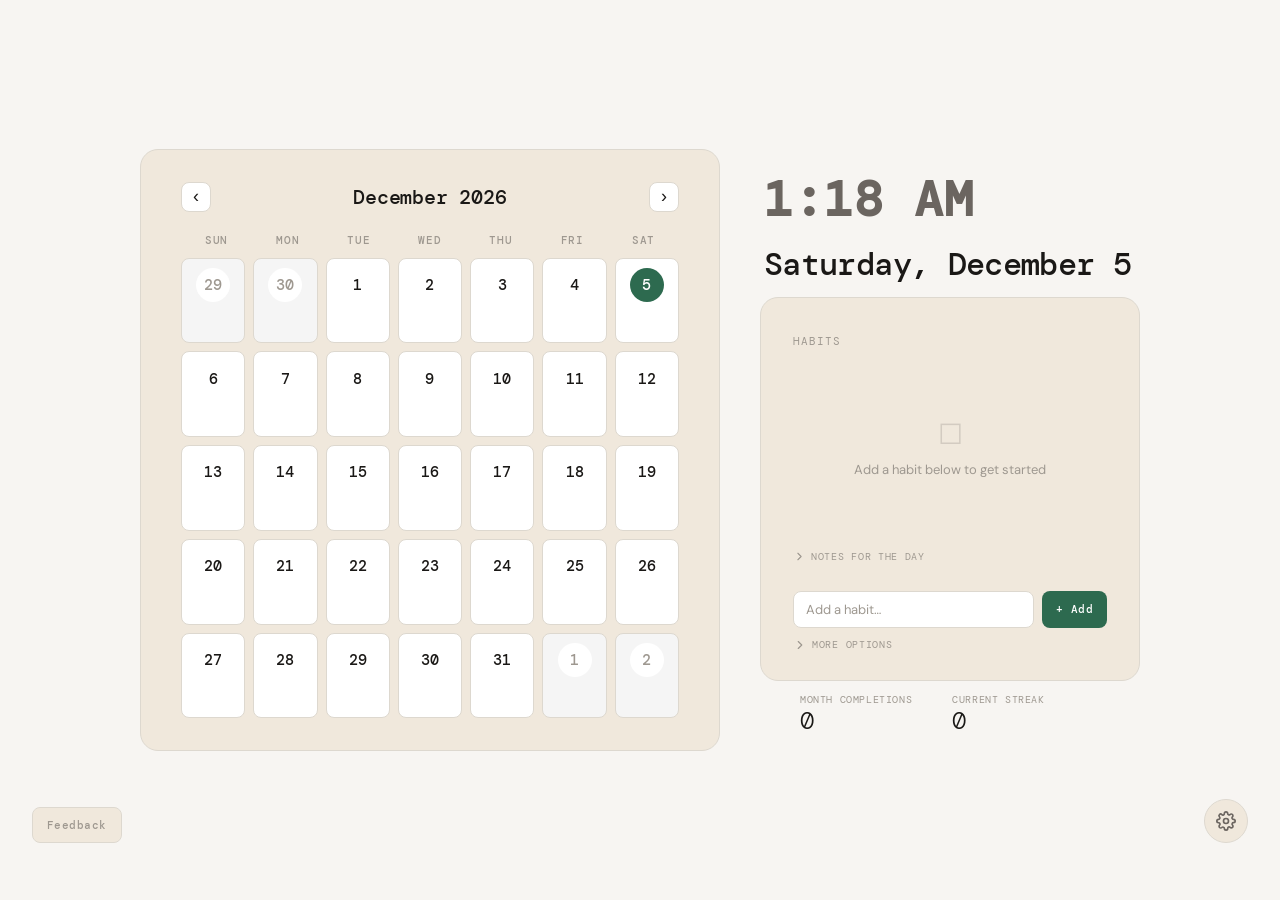
<file: index.html>
<!DOCTYPE html>
<html lang="en">
<head>
<meta charset="UTF-8">
<meta name="viewport" content="width=device-width, initial-scale=1.0">
<title>Habit Tracker</title>
<link rel="preconnect" href="https://fonts.googleapis.com">
<link href="https://fonts.googleapis.com/css2?family=DM+Mono:wght@300;400;500&family=DM+Sans:wght@300;400;500&display=swap" rel="stylesheet">
<style>
*, *::before, *::after { box-sizing: border-box; margin: 0; padding: 0; }

:root {
  --bg: #f7f5f2;
  --surface: #f0e8dc;
  --surface-alt: #ede9e1;
  --border: #ddd8cf;
  --border-strong: #b8b0a2;
  --text-primary: #1a1816;
  --text-secondary: #6b6560;
  --text-muted: #9e9890;
  --accent: #2d6a4f;
  --accent-mid: #40916c;
  --accent-light: #d8f0e4;
  --accent-text: #1b4332;
  --done-bg: #d8f0e4;
  --done-border: #95d5b2;
  --done-text: #1b4332;
  --danger: #b91c1c;
  --font-sans: 'DM Sans', sans-serif;
  --font-mono: 'DM Mono', monospace;
  --r: 8px;
  --r-lg: 14px;
}

html, body {
  height: 100%;
  font-family: var(--font-sans);
  background: var(--bg);
  color: var(--text-primary);
  overflow: hidden;
}

.layout {
  display: flex;
  flex-direction: row;
  align-items: center;
  justify-content: center;
  gap: 2.5rem;
  width: 100vw;
  height: 100vh;
  padding: 7rem 8rem;
}

.cal-month-nav {
  display: flex;
  align-items: center;
  justify-content: space-between;
  margin-bottom: 1rem;
  flex-shrink: 0;
}

.cal-month-label {
  font-family: var(--font-mono);
  font-size: 20px;
  font-weight: 500;
  color: var(--text-primary);
  letter-spacing: -0.01em;
}

.cal-month-btn {
  width: 30px;
  height: 30px;
  border: 1px solid var(--border);
  background: #ffffff;
  border-radius: var(--r);
  cursor: pointer;
  color: #1a1816;
  font-size: 18px;
  display: flex;
  align-items: center;
  justify-content: center;
  transition: background 0.1s, border-color 0.1s, color 0.1s;
}

.cal-month-btn:hover { background: var(--accent); border-color: var(--accent); color: #ffffff; }

/* ── LEFT: Calendar ───────────────────────────── */
.cal-column {
  display: flex;
  flex-direction: column;
  align-items: stretch;
  gap: 0.5rem;
  flex: 3;
  min-width: 0;
  max-width: 580px;
  height: auto;
  align-self: center;
}

.cal-pane {
  background: var(--surface);
  border: 1px solid var(--border);
  border-radius: 18px;
  display: flex;
  flex-direction: column;
  padding: 2rem 2.5rem 2rem;
  overflow: hidden;
  min-width: 0;
  flex: none;
}

.cal-header {
  display: flex;
  align-items: center;
  justify-content: space-between;
  margin-bottom: 1.75rem;
  flex-shrink: 0;
  position: relative;
}

.cal-title {
  font-family: var(--font-mono);
  font-size: 36px;
  font-weight: 500;
  letter-spacing: -0.03em;
  color: var(--text-primary);
  position: absolute;
  left: 50%;
  transform: translateX(-50%);
  white-space: nowrap;
}

.cal-nav {
  display: flex;
  gap: 6px;
}

.cal-nav button {
  width: 36px;
  height: 36px;
  border: 1px solid var(--border);
  background: none;
  border-radius: var(--r);
  cursor: pointer;
  color: var(--text-secondary);
  font-size: 18px;
  display: flex;
  align-items: center;
  justify-content: center;
  transition: background 0.1s, border-color 0.1s;
}

.cal-nav button:hover {
  background: var(--surface-alt);
  border-color: var(--border-strong);
}

.cal-dow {
  display: grid;
  grid-template-columns: repeat(7, 1fr);
  margin-bottom: 6px;
  flex-shrink: 0;
}

.cal-dow span {
  text-align: center;
  font-family: var(--font-mono);
  font-size: 11px;
  font-weight: 500;
  text-transform: uppercase;
  letter-spacing: 0.07em;
  color: var(--text-muted);
  padding: 5px 0;
}

.cal-grid {
  display: grid;
  grid-template-columns: repeat(7, 1fr);
  gap: 8px;
  min-height: 0;
}

.cal-day {
  display: flex;
  flex-direction: column;
  align-items: center;
  justify-content: space-between;
  padding: 15% 0 12%;
  border-radius: var(--r);
  cursor: pointer;
  transition: background 0.1s, border-color 0.1s;
  min-height: 0;
  background: #ffffff;
  border: 1px solid var(--border);
  position: relative;
  aspect-ratio: 3 / 4;
}

.cell-bottom-stack {
  display: flex;
  flex-direction: column;
  align-items: center;
  gap: 10px;
}

.note-icon {
  width: 12px;
  height: 12px;
  color: var(--text-muted);
  position: relative;
  cursor: default;
}

.note-icon svg { width: 100%; height: 100%; display: block; }

.note-tooltip {
  display: none;
  position: absolute;
  bottom: calc(100% + 8px);
  left: 50%;
  transform: translateX(-50%);
  background: var(--text-primary);
  color: var(--bg);
  font-family: var(--font-sans);
  font-size: 12px;
  line-height: 1.4;
  padding: 8px 10px;
  border-radius: 8px;
  width: 160px;
  white-space: pre-wrap;
  word-break: break-word;
  box-shadow: 0 4px 16px rgba(0,0,0,0.18);
  z-index: 300;
  pointer-events: none;
}

.note-tooltip::after {
  content: '';
  position: absolute;
  top: 100%;
  left: 50%;
  transform: translateX(-50%);
  border: 5px solid transparent;
  border-top-color: var(--text-primary);
}

.note-icon:hover .note-tooltip { display: block; }

.cal-day.other-month .note-icon { opacity: 0.4; }

.cal-day:hover:not(.other-month) { border-color: var(--border-strong); border-width: 2px; }
.cal-day.other-month { cursor: default; background: #f5f5f5; border-color: var(--border); }
.cal-day.other-month .cal-day-num { color: #bbb; }
.cal-day.other-month .dot { opacity: 0.3; }

.cal-day-num {
  font-family: var(--font-mono);
  font-size: 15px;
  font-weight: 500;
  color: #1a1816;
  line-height: 1;
  width: 34px;
  height: 34px;
  display: flex;
  align-items: center;
  justify-content: center;
  border-radius: 50%;
  flex-shrink: 0;
  transition: background 0.1s, color 0.1s;
  background: #ffffff;
}

.cal-day.other-month .cal-day-num { color: var(--text-muted); }

.cal-day.today .cal-day-num {
  background: var(--accent);
  color: #fff;
  font-weight: 500;
}

.cal-day.selected:not(.today) .cal-day-num {
  background: var(--accent-light);
  color: var(--accent-text);
}

.dot-row {
  display: flex;
  gap: 3px;
  flex-wrap: wrap;
  justify-content: center;
  max-width: 42px;
}

.dot {
  width: 6px;
  height: 6px;
  border-radius: 50%;
  background: #1a1816;
  opacity: 0.2;
  transition: opacity 0.1s, background 0.1s;
}

.dot.done { opacity: 1; background: var(--accent); }

/* Footer row */
.cal-footer {
  display: flex;
  align-items: center;
  justify-content: space-between;
  padding: 0 2.5rem;
  flex-shrink: 0;
  gap: 1rem;
}

.cal-stats {
  display: flex;
  gap: 2.5rem;
}

.cal-stat-label {
  font-family: var(--font-mono);
  font-size: 10px;
  text-transform: uppercase;
  letter-spacing: 0.06em;
  color: var(--text-muted);
  margin-bottom: 3px;
}

.cal-stat-value {
  font-family: var(--font-mono);
  font-size: 24px;
  font-weight: 300;
  color: var(--text-primary);
  line-height: 1;
}

.cal-legend {
  display: flex;
  gap: 1rem;
  flex-wrap: wrap;
  justify-content: flex-end;
}

.legend-item {
  display: flex;
  align-items: center;
  gap: 6px;
  font-size: 11px;
  color: var(--text-muted);
}

.legend-dot {
  width: 8px;
  height: 8px;
  border-radius: 50%;
}

/* ── RIGHT: Habits pane ──────────────────────── */
.habits-column {
  display: flex;
  flex-direction: column;
  align-items: stretch;
  gap: 0.75rem;
  flex: 2;
  min-width: 0;
  max-width: 380px;
  align-self: center;
}

.clock-label {
  font-family: var(--font-mono);
  font-size: 48px;
  font-weight: 600;
  color: var(--text-secondary);
  letter-spacing: 0.02em;
  padding: 0 4px;
}

.selected-date-label {
  font-family: var(--font-mono);
  font-size: 32px;
  font-weight: 500;
  color: var(--text-primary);
  letter-spacing: -0.02em;
  padding: 0 4px;
}
.habits-pane {
  display: flex;
  flex-direction: column;
  height: auto;
  max-height: 65%;
  overflow: hidden;
  background: var(--surface);
  border: 1px solid var(--border);
  border-radius: 18px;
  min-width: 0;
}

.habits-top {
  padding: 2.25rem 2rem 1.25rem;
  flex-shrink: 0;
}

.habits-header {
  display: flex;
  align-items: baseline;
  justify-content: space-between;
}

.habits-title {
  font-family: var(--font-mono);
  font-size: 11px;
  text-transform: uppercase;
  letter-spacing: 0.09em;
  color: var(--text-muted);
}

.add-form {
  display: flex;
  flex-direction: column;
  gap: 10px;
  padding: 1.25rem 2rem 1.75rem;
  flex-shrink: 0;
}

.add-form-row {
  display: flex;
  gap: 8px;
}

.add-form input {
  flex: 1;
  font-family: var(--font-sans);
  font-size: 13px;
  padding: 9px 12px;
  border: 1.5px solid var(--border);
  border-radius: var(--r);
  background: #ffffff;
  color: var(--text-primary);
  outline: none;
  transition: border-color 0.15s;
}

.add-form input::placeholder { color: var(--text-muted); }
.add-form input:focus { border-color: var(--accent); }

.add-form #add-btn {
  font-family: var(--font-mono);
  font-size: 11px;
  font-weight: 500;
  padding: 9px 14px;
  background: var(--accent);
  color: #fff;
  border: none;
  border-radius: var(--r);
  cursor: pointer;
  letter-spacing: 0.03em;
  transition: opacity 0.15s, transform 0.1s;
  white-space: nowrap;
}

.add-form #add-btn:hover { opacity: 0.85; }
.add-form #add-btn:active { transform: scale(0.97); }

.habit-list-scroll {
  flex: 1;
  overflow-y: auto;
  padding: 0 2rem;
}

.habit-list {
  display: flex;
  flex-direction: column;
  gap: 8px;
}

.habit-card {
  background: #ffffff;
  border: 1px solid var(--border);
  border-radius: var(--r-lg);
  padding: 12px 15px;
  display: flex;
  align-items: center;
  gap: 12px;
  cursor: pointer;
  transition: border-color 0.12s, background 0.12s, transform 0.1s;
  user-select: none;
}

.habit-card:hover { border-color: var(--border-strong); }
.habit-card:active { transform: scale(0.99); }
.habit-card.done { background: var(--done-bg); border-color: var(--done-border); }

.habit-check {
  width: 26px;
  height: 26px;
  border-radius: 50%;
  border: 1.5px solid var(--border-strong);
  background: #ffffff;
  display: flex;
  align-items: center;
  justify-content: center;
  flex-shrink: 0;
  transition: all 0.12s;
}

.habit-card.done .habit-check { background: var(--accent); border-color: var(--accent); }

.habit-check svg {
  width: 12px; height: 12px;
  stroke: #fff; stroke-width: 2.5; fill: none;
  opacity: 0; transition: opacity 0.1s;
}

.habit-card.done .habit-check svg { opacity: 1; }

.habit-info { flex: 1; min-width: 0; }

.habit-name {
  font-size: 14px;
  font-weight: 400;
  color: #1a1816;
  white-space: nowrap;
  overflow: hidden;
  text-overflow: ellipsis;
  cursor: text;
}

.habit-name:hover { text-decoration: underline; text-decoration-color: #b8b0a2; }

.habit-card.done .habit-name { color: var(--done-text); }

.habit-meta {
  display: flex;
  align-items: center;
  gap: 8px;
  margin-top: 4px;
}

.habit-streak {
  font-family: var(--font-mono);
  font-size: 10px;
  color: var(--text-muted);
}

.habit-streak.active { color: var(--accent); }

.habit-week-dots {
  display: flex;
  gap: 3px;
  align-items: center;
}

.week-dot {
  width: 6px; height: 6px;
  border-radius: 50%;
  background: var(--border-strong);
}

.week-dot.done { background: var(--accent-mid); }
.week-dot.sel { outline: 1.5px solid var(--accent); outline-offset: 1px; }

.del-btn {
  width: 26px; height: 26px;
  background: none; border: none;
  cursor: pointer;
  color: var(--text-muted);
  font-size: 17px; line-height: 1;
  display: flex; align-items: center; justify-content: center;
  border-radius: var(--r);
  opacity: 0;
  transition: opacity 0.12s, color 0.1s, background 0.1s;
  flex-shrink: 0;
}

.habit-card:hover .del-btn { opacity: 1; }
.del-btn:hover { color: var(--danger); background: #fee2e2; }

.edit-btn {
  width: 26px; height: 26px;
  background: none; border: none;
  cursor: pointer;
  color: var(--text-muted);
  display: flex; align-items: center; justify-content: center;
  border-radius: var(--r);
  opacity: 0;
  transition: opacity 0.12s, color 0.1s, background 0.1s;
  flex-shrink: 0;
}

.edit-btn svg { width: 13px; height: 13px; }
.habit-card:hover .edit-btn { opacity: 1; }
.edit-btn:hover { color: var(--accent); background: var(--accent-light); }

.edit-section-label {
  font-family: var(--font-mono);
  font-size: 10px;
  text-transform: uppercase;
  letter-spacing: 0.07em;
  color: var(--text-muted);
  margin-bottom: 5px;
}

.edit-dates-row {
  display: grid;
  grid-template-columns: 1fr 1fr;
  gap: 10px;
}

.edit-days-presets { display: flex; gap: 6px; margin-top: -4px; }

/* ── Edit form ────────────────────────────── */
.habit-card-edit {
  background: #ffffff;
  border: 1.5px solid var(--accent);
  border-radius: var(--r-lg);
  padding: 12px 15px;
  display: flex;
  flex-direction: column;
  gap: 10px;
  cursor: default;
}

.edit-row {
  display: flex;
  gap: 8px;
}

.edit-name-input {
  flex: 1;
  font-family: var(--font-sans);
  font-size: 14px;
  padding: 8px 10px;
  border: 1.5px solid var(--border);
  border-radius: var(--r);
  background: #ffffff;
  color: var(--text-primary);
  outline: none;
  transition: border-color 0.15s;
}

.edit-name-input:focus { border-color: var(--accent); }

.edit-actions {
  display: flex;
  gap: 8px;
  justify-content: flex-end;
}

.edit-save-btn, .edit-cancel-btn {
  font-family: var(--font-mono);
  font-size: 11px;
  font-weight: 500;
  padding: 7px 14px;
  border-radius: var(--r);
  cursor: pointer;
  letter-spacing: 0.03em;
  border: none;
  transition: opacity 0.15s;
}

.edit-save-btn { background: var(--accent); color: #fff; }
.edit-cancel-btn { background: var(--surface); color: var(--text-secondary); border: 1px solid var(--border); }
.edit-save-btn:hover, .edit-cancel-btn:hover { opacity: 0.85; }

.empty-state {
  text-align: center;
  padding: 3rem 0;
  color: var(--text-muted);
}

.empty-state .e-icon { font-size: 28px; display: block; margin-bottom: 8px; opacity: 0.35; }
.empty-state p { font-size: 13px; }

.habit-card.unscheduled { opacity: 0.45; }
.habit-card.unscheduled .habit-name { cursor: default; }
.habit-card.unscheduled .habit-name:hover { background: none; text-decoration: none; }
.habit-check-off { border-color: var(--border) !important; background: var(--surface-alt) !important; }

.more-settings-toggle {
  display: flex;
  align-items: center;
  gap: 5px;
  background: none;
  border: none;
  outline: none;
  box-shadow: none;
  font-family: var(--font-mono);
  font-size: 10px;
  text-transform: uppercase;
  letter-spacing: 0.07em;
  color: var(--text-muted);
  cursor: pointer;
  padding: 0;
  margin: 0;
  transition: color 0.12s;
  align-self: flex-start;
  -webkit-appearance: none;
  appearance: none;
}

.more-settings-toggle:hover { color: var(--text-secondary); }
.more-settings-toggle:focus { outline: none; box-shadow: none; }
.more-settings-toggle svg { width: 14px; height: 14px; transition: transform 0.2s; flex-shrink: 0; }
.more-settings-toggle svg { transform: rotate(0deg); }
.more-settings-toggle[aria-expanded="false"] svg { transform: rotate(-90deg); }

.more-settings-panel { display: none; flex-direction: column; gap: 10px; padding-top: 4px; }
.more-settings-panel.open { display: flex; }

.more-settings-label {
  font-family: var(--font-mono);
  font-size: 10px;
  text-transform: uppercase;
  letter-spacing: 0.07em;
  color: var(--text-muted);
}

.habit-days-row { display: flex; gap: 5px; }

.habit-day-btn {
  width: 32px;
  height: 32px;
  flex-shrink: 0;
  font-family: var(--font-mono);
  font-size: 11px;
  font-weight: 500;
  padding: 0;
  border: 1px solid var(--border);
  background: #ffffff;
  color: var(--text-muted);
  border-radius: 50%;
  cursor: pointer;
  display: flex;
  align-items: center;
  justify-content: center;
  transition: background 0.1s, color 0.1s, border-color 0.1s;
}

.habit-day-btn.active { background: var(--accent); color: #fff; border-color: var(--accent); }

.habit-days-presets { display: flex; gap: 6px; }

.more-settings-dates {
  display: grid;
  grid-template-columns: 1fr 1fr;
  gap: 10px;
  margin-top: 6px;
}

.more-settings-date-field {
  display: flex;
  flex-direction: column;
  gap: 5px;
}

.date-input {
  font-family: var(--font-mono);
  font-size: 12px;
  padding: 7px 10px;
  border: 1px solid var(--border);
  border-radius: var(--r);
  background: #ffffff;
  color: var(--text-primary);
  outline: none;
  width: 100%;
  cursor: pointer;
  transition: border-color 0.15s;
}

.date-input:focus { border-color: var(--accent); }
.date-input::-webkit-calendar-picker-indicator { display: none; }

/* ── Custom date picker ───────────────────── */
.date-picker-wrap {
  position: relative;
  display: flex;
  align-items: center;
}

.date-picker-input {
  padding-right: 32px;
  cursor: pointer;
}

.date-picker-input:focus { outline: none; border-color: var(--accent); }

.date-picker-icon {
  position: absolute;
  right: 8px;
  background: none;
  border: none;
  cursor: pointer;
  color: var(--text-muted);
  padding: 0;
  display: flex;
  align-items: center;
  transition: color 0.12s;
}

.date-picker-icon:hover { color: var(--accent); }
.date-picker-icon svg { width: 14px; height: 14px; }

/* ── Mini calendar popup ──────────────────── */
.mini-cal-popup {
  display: none;
  position: fixed;
  background: var(--bg);
  border: 1px solid var(--border);
  border-radius: 12px;
  box-shadow: 0 8px 30px rgba(0,0,0,0.12);
  padding: 12px;
  width: 224px;
  z-index: 200;
}

.mini-cal-popup.open { display: block; }

.mini-cal-header {
  display: flex;
  align-items: center;
  justify-content: space-between;
  margin-bottom: 10px;
}

.mini-cal-title {
  font-family: var(--font-mono);
  font-size: 12px;
  font-weight: 500;
  color: var(--text-primary);
}

.mini-cal-nav {
  width: 24px;
  height: 24px;
  border: 1px solid var(--border);
  background: #ffffff;
  border-radius: 6px;
  cursor: pointer;
  font-size: 15px;
  color: var(--text-secondary);
  display: flex;
  align-items: center;
  justify-content: center;
  transition: background 0.1s;
}

.mini-cal-nav:hover { background: var(--surface); }

.mini-cal-dow {
  display: grid;
  grid-template-columns: repeat(7, 1fr);
  margin-bottom: 4px;
}

.mini-cal-dow span {
  text-align: center;
  font-family: var(--font-mono);
  font-size: 9px;
  font-weight: 500;
  text-transform: uppercase;
  letter-spacing: 0.04em;
  color: var(--text-muted);
  padding: 3px 0;
}

.mini-cal-grid {
  display: grid;
  grid-template-columns: repeat(7, 1fr);
  gap: 2px;
}

.mini-cal-day {
  width: 28px;
  height: 28px;
  display: flex;
  align-items: center;
  justify-content: center;
  font-family: var(--font-mono);
  font-size: 11px;
  border-radius: 50%;
  cursor: pointer;
  color: var(--text-primary);
  transition: background 0.1s, color 0.1s;
  border: none;
  background: none;
}

.mini-cal-day:hover { background: var(--surface); }
.mini-cal-day.other-month { color: var(--text-muted); }
.mini-cal-day.today { font-weight: 600; background: var(--accent); color: #fff; }
.mini-cal-day.today:hover { background: var(--accent); opacity: 0.9; }
.mini-cal-day.selected { background: var(--accent); color: #fff; }
.mini-cal-day.selected:hover { background: var(--accent); }
.mini-cal-day.disabled { opacity: 0.25; cursor: not-allowed; }
.mini-cal-day.disabled:hover { background: none; }

.mini-cal-footer {
  display: flex;
  gap: 6px;
  margin-top: 10px;
  padding-top: 10px;
  border-top: 1px solid var(--border);
}

.mini-cal-today-btn, .mini-cal-clear-btn {
  flex: 1;
  font-family: var(--font-mono);
  font-size: 11px;
  font-weight: 500;
  padding: 7px 0;
  border-radius: 6px;
  cursor: pointer;
  transition: opacity 0.12s;
  border: none;
}

.mini-cal-today-btn { background: var(--accent); color: #fff; }
.mini-cal-clear-btn { background: var(--surface); color: var(--text-secondary); border: 1px solid var(--border); }
.mini-cal-today-btn:hover, .mini-cal-clear-btn:hover { opacity: 0.8; }



.days-preset-btn {
  font-family: var(--font-mono);
  font-size: 10px;
  padding: 5px 10px;
  border: 1px solid var(--border);
  background: none;
  color: var(--text-secondary);
  border-radius: 20px;
  cursor: pointer;
  transition: background 0.1s, border-color 0.1s, color 0.1s;
  white-space: nowrap;
}

.days-preset-btn:hover { border-color: var(--accent); color: var(--accent); }

::-webkit-scrollbar { width: 4px; }
::-webkit-scrollbar-track { background: transparent; }
::-webkit-scrollbar-thumb { background: var(--border); border-radius: 2px; }
.feedback-btn {
  position: fixed;
  bottom: calc(2rem + 25px);
  left: 2rem;
  font-family: var(--font-mono);
  font-size: 11px;
  font-weight: 500;
  letter-spacing: 0.04em;
  color: var(--text-muted);
  text-decoration: none;
  padding: 10px 14px;
  border: 1px solid var(--border);
  border-radius: var(--r);
  background: var(--surface);
  transition: color 0.15s, border-color 0.15s, background 0.15s;
  z-index: 50;
}

.feedback-btn:hover {
  color: var(--accent);
  border-color: var(--accent);
  background: var(--accent-light);
}

/* ── Settings gear ─────────────────────────── */
.settings-gear {
  position: fixed;
  bottom: calc(2rem + 25px);
  right: 2rem;
  width: 44px;
  height: 44px;
  border-radius: 50%;
  border: 1px solid var(--border);
  background: var(--surface);
  color: var(--text-secondary);
  display: flex;
  align-items: center;
  justify-content: center;
  cursor: pointer;
  transition: background 0.15s, color 0.15s, transform 0.15s;
  z-index: 50;
}

.settings-gear:hover {
  background: var(--accent);
  color: #fff;
  transform: rotate(30deg);
}

.settings-gear svg { width: 20px; height: 20px; }

/* ── Settings overlay ──────────────────────── */
.settings-overlay {
  position: fixed;
  inset: 0;
  background: rgba(0,0,0,0.25);
  display: none;
  align-items: center;
  justify-content: center;
  z-index: 100;
}

.settings-overlay.open { display: flex; }

.settings-panel {
  background: var(--bg);
  border: 1px solid var(--border);
  border-radius: 16px;
  width: 340px;
  max-width: 90vw;
  padding: 1.75rem;
  box-shadow: 0 12px 40px rgba(0,0,0,0.12);
}

.settings-header {
  display: flex;
  align-items: center;
  justify-content: space-between;
  margin-bottom: 1.5rem;
}

.settings-title {
  font-family: var(--font-mono);
  font-size: 14px;
  font-weight: 500;
  letter-spacing: 0.02em;
  color: var(--text-primary);
}

.settings-close {
  width: 28px;
  height: 28px;
  border: none;
  background: none;
  font-size: 20px;
  line-height: 1;
  color: var(--text-muted);
  cursor: pointer;
  border-radius: var(--r);
  display: flex;
  align-items: center;
  justify-content: center;
  transition: background 0.1s, color 0.1s;
}

.settings-close:hover { background: var(--surface); color: var(--text-primary); }

.settings-section {
  margin-bottom: 1.5rem;
}

.settings-section:last-child { margin-bottom: 0; }

.settings-label {
  font-family: var(--font-mono);
  font-size: 10px;
  text-transform: uppercase;
  letter-spacing: 0.08em;
  color: var(--text-muted);
  margin-bottom: 0.75rem;
}

.theme-options {
  display: flex;
  gap: 10px;
}

.theme-swatch {
  width: 40px;
  height: 40px;
  border-radius: 50%;
  border: 2px solid var(--border);
  cursor: pointer;
  padding: 0;
  position: relative;
  overflow: hidden;
  transition: border-color 0.15s, transform 0.1s;
  display: flex;
}

.theme-swatch span {
  flex: 1;
  height: 100%;
}

.theme-swatch:hover { transform: scale(1.08); }
.theme-swatch.active { border-color: var(--accent); border-width: 3px; }

.settings-checkbox {
  display: flex;
  align-items: center;
  gap: 10px;
  font-size: 13px;
  color: var(--text-primary);
  cursor: pointer;
  padding: 6px 0;
}

.settings-checkbox input {
  width: 16px;
  height: 16px;
  accent-color: var(--accent);
  cursor: pointer;
}

/* ── Journal ──────────────────────────────── */
.journal-section {
  padding: 1.5rem 2rem 0.5rem;
  flex-shrink: 0;
}

.journal-toggle {
  display: flex;
  align-items: center;
  gap: 5px;
  background: none;
  border: none;
  outline: none;
  font-family: var(--font-mono);
  font-size: 10px;
  text-transform: uppercase;
  letter-spacing: 0.07em;
  color: var(--text-muted);
  cursor: pointer;
  padding: 0;
  margin-bottom: 0;
  transition: color 0.12s;
  -webkit-appearance: none;
  appearance: none;
}

.journal-toggle:hover { color: var(--text-secondary); }

.journal-chevron {
  width: 13px;
  height: 13px;
  transition: transform 0.2s;
  flex-shrink: 0;
}

.journal-toggle[aria-expanded="false"] .journal-chevron {
  transform: rotate(-90deg);
}

.journal-body {
  overflow: hidden;
  transition: max-height 0.2s ease, opacity 0.2s ease, margin-top 0.2s ease;
  max-height: 200px;
  opacity: 1;
  margin-top: 0.5rem;
}

.journal-body.collapsed {
  max-height: 0;
  opacity: 0;
  margin-top: 0;
}

.journal-textarea {
  width: 100%;
  min-height: 60px;
  resize: vertical;
  font-family: var(--font-sans);
  font-size: 13px;
  padding: 10px 12px;
  border: 1.5px solid var(--border);
  border-radius: var(--r);
  background: #ffffff;
  color: var(--text-primary);
  outline: none;
  transition: border-color 0.15s;
}

.journal-textarea::placeholder { color: var(--text-muted); }
.journal-textarea:focus { border-color: var(--accent); }

/* ── Weekday picker (start of week) ──────── */
.weekday-options {
  display: flex;
  gap: 6px;
}

.weekday-btn {
  flex: 1;
  font-family: var(--font-mono);
  font-size: 11px;
  font-weight: 500;
  padding: 8px 4px;
  border: 1px solid var(--border);
  background: var(--surface);
  color: var(--text-secondary);
  border-radius: var(--r);
  cursor: pointer;
  transition: background 0.12s, color 0.12s, border-color 0.12s;
}

.weekday-btn:hover { border-color: var(--border-strong); }
.weekday-btn.active { background: var(--accent); color: #fff; border-color: var(--accent); }

/* ── Segmented controls ──────────────────── */
.segmented {
  display: flex;
  gap: 6px;
  flex-wrap: wrap;
}

.segmented-btn {
  flex: 1 1 auto;
  font-family: var(--font-mono);
  font-size: 11px;
  font-weight: 500;
  padding: 8px 10px;
  border: 1px solid var(--border);
  background: var(--surface);
  color: var(--text-secondary);
  border-radius: var(--r);
  cursor: pointer;
  white-space: nowrap;
  transition: background 0.12s, color 0.12s, border-color 0.12s;
}

.segmented-btn:hover { border-color: var(--border-strong); }
.segmented-btn.active { background: var(--accent); color: #fff; border-color: var(--accent); }

</style>
</head>
<body>
<div class="layout">

  <!-- LEFT: Calendar -->
  <div class="cal-column">
    <aside class="cal-pane">
      <div class="cal-month-nav">
        <button class="cal-month-btn" id="prev-month">&#8249;</button>
        <span class="cal-month-label" id="cal-month-label"></span>
        <button class="cal-month-btn" id="next-month">&#8250;</button>
      </div>
      <div class="cal-dow" id="cal-dow"></div>

      <div class="cal-grid" id="cal-grid"></div>
    </aside>

  </div>

  <!-- RIGHT: Habits column -->
  <div class="habits-column">
    <div class="clock-label" id="clock-label"></div>
    <div class="selected-date-label" id="selected-date-label"></div>
    <main class="habits-pane">
      <div class="habits-top">
        <div class="habits-header">
          <span class="habits-title">Habits</span>
        </div>
      </div>

    <div class="habit-list-scroll">
      <div class="habit-list" id="habit-list"></div>
    </div>

    <div class="journal-section" id="journal-section">
      <button class="journal-toggle" id="journal-toggle" aria-expanded="false">
        <svg class="journal-chevron" viewBox="0 0 24 24" fill="none" stroke="currentColor" stroke-width="2" stroke-linecap="round" stroke-linejoin="round"><polyline points="6 9 12 15 18 9"/></svg>
        Notes for the day
      </button>
      <div class="journal-body collapsed" id="journal-body">
        <textarea class="journal-textarea" id="journal-textarea" placeholder="Write a quick note…" maxlength="500"></textarea>
      </div>
    </div>

    <div class="add-form">
      <div class="add-form-row">
        <input type="text" id="habit-input" placeholder="Add a habit…" maxlength="60" autocomplete="off" />
        <button id="add-btn">+ Add</button>
      </div>
      <button class="more-settings-toggle" id="more-settings-toggle" aria-expanded="false">
        <svg viewBox="0 0 24 24" fill="none" stroke="currentColor" stroke-width="2" stroke-linecap="round" stroke-linejoin="round" id="more-settings-chevron"><polyline points="6 9 12 15 18 9"/></svg>
        More options
      </button>
      <div class="more-settings-panel" id="more-settings-panel">
        <div class="more-settings-label">Repeat on</div>
        <div class="habit-days-row" id="habit-days-row">
          <button class="habit-day-btn active" data-day="0">Su</button>
          <button class="habit-day-btn active" data-day="1">Mo</button>
          <button class="habit-day-btn active" data-day="2">Tu</button>
          <button class="habit-day-btn active" data-day="3">We</button>
          <button class="habit-day-btn active" data-day="4">Th</button>
          <button class="habit-day-btn active" data-day="5">Fr</button>
          <button class="habit-day-btn active" data-day="6">Sa</button>
        </div>
        <div class="habit-days-presets">
          <button class="days-preset-btn" onclick="setDayPreset('everyday')">Every day</button>
          <button class="days-preset-btn" onclick="setDayPreset('weekdays')">Weekdays</button>
          <button class="days-preset-btn" onclick="setDayPreset('weekends')">Weekends</button>
        </div>
        <div class="more-settings-dates">
          <div class="more-settings-date-field">
            <label class="more-settings-label">Start date</label>
            <div class="date-picker-wrap" id="start-date-wrap">
              <input type="text" class="date-input date-picker-input" id="habit-start-date" placeholder="None" readonly />
              <button class="date-picker-icon" onclick="openDatePicker('start')" tabindex="-1" aria-label="Pick start date">
                <svg viewBox="0 0 24 24" fill="none" stroke="currentColor" stroke-width="2" stroke-linecap="round" stroke-linejoin="round"><rect x="3" y="4" width="18" height="18" rx="2"/><line x1="16" y1="2" x2="16" y2="6"/><line x1="8" y1="2" x2="8" y2="6"/><line x1="3" y1="10" x2="21" y2="10"/></svg>
              </button>
            </div>
          </div>
          <div class="more-settings-date-field">
            <label class="more-settings-label">End date</label>
            <div class="date-picker-wrap" id="end-date-wrap">
              <input type="text" class="date-input date-picker-input" id="habit-end-date" placeholder="None" readonly />
              <button class="date-picker-icon" onclick="openDatePicker('end')" tabindex="-1" aria-label="Pick end date">
                <svg viewBox="0 0 24 24" fill="none" stroke="currentColor" stroke-width="2" stroke-linecap="round" stroke-linejoin="round"><rect x="3" y="4" width="18" height="18" rx="2"/><line x1="16" y1="2" x2="16" y2="6"/><line x1="8" y1="2" x2="8" y2="6"/><line x1="3" y1="10" x2="21" y2="10"/></svg>
              </button>
            </div>
          </div>
        </div>
      </div>
    </div>
  </main>

  <!-- Mini date picker popup -->
  <div class="mini-cal-popup" id="mini-cal-popup">
    <div class="mini-cal-header">
      <button class="mini-cal-nav" id="mini-cal-prev">&#8249;</button>
      <span class="mini-cal-title" id="mini-cal-title"></span>
      <button class="mini-cal-nav" id="mini-cal-next">&#8250;</button>
    </div>
    <div class="mini-cal-dow">
      <span>Su</span><span>Mo</span><span>Tu</span>
      <span>We</span><span>Th</span><span>Fr</span><span>Sa</span>
    </div>
    <div class="mini-cal-grid" id="mini-cal-grid"></div>
    <div class="mini-cal-footer">
      <button class="mini-cal-today-btn" id="mini-cal-today-btn">Today</button>
      <button class="mini-cal-clear-btn" id="mini-cal-clear-btn">Clear</button>
    </div>
  </div>

  <div class="cal-footer" id="cal-footer">
    <div class="cal-stats">
      <div id="stat-month-block">
        <div class="cal-stat-label">Month completions</div>
        <div class="cal-stat-value" id="stat-month">0</div>
      </div>
      <div id="stat-streak-block">
        <div class="cal-stat-label">Current streak</div>
        <div class="cal-stat-value" id="stat-streak">0</div>
      </div>
    </div>
  </div>

  </div><!-- end .habits-column -->
</div>

<a class="feedback-btn" href="https://forms.gle/PGDr3dDRosRs5nKt5" target="_blank" rel="noopener">Feedback</a>
<button class="settings-gear" id="settings-gear" aria-label="Open settings" title="Settings">
  <svg viewBox="0 0 24 24" fill="none" stroke="currentColor" stroke-width="2" stroke-linecap="round" stroke-linejoin="round">
    <circle cx="12" cy="12" r="3"></circle>
    <path d="M19.4 15a1.65 1.65 0 0 0 .33 1.82l.06.06a2 2 0 1 1-2.83 2.83l-.06-.06a1.65 1.65 0 0 0-1.82-.33 1.65 1.65 0 0 0-1 1.51V21a2 2 0 0 1-4 0v-.09A1.65 1.65 0 0 0 9 19.4a1.65 1.65 0 0 0-1.82.33l-.06.06a2 2 0 1 1-2.83-2.83l.06-.06a1.65 1.65 0 0 0 .33-1.82 1.65 1.65 0 0 0-1.51-1H3a2 2 0 0 1 0-4h.09A1.65 1.65 0 0 0 4.6 9a1.65 1.65 0 0 0-.33-1.82l-.06-.06a2 2 0 1 1 2.83-2.83l.06.06a1.65 1.65 0 0 0 1.82.33H9a1.65 1.65 0 0 0 1-1.51V3a2 2 0 0 1 4 0v.09a1.65 1.65 0 0 0 1 1.51 1.65 1.65 0 0 0 1.82-.33l.06-.06a2 2 0 1 1 2.83 2.83l-.06.06a1.65 1.65 0 0 0-.33 1.82V9a1.65 1.65 0 0 0 1.51 1H21a2 2 0 0 1 0 4h-.09a1.65 1.65 0 0 0-1.51 1z"></path>
  </svg>
</button>

<!-- Settings overlay -->
<div class="settings-overlay" id="settings-overlay">
  <div class="settings-panel">
    <div class="settings-header">
      <span class="settings-title">Settings</span>
      <button class="settings-close" id="settings-close" aria-label="Close settings">×</button>
    </div>

    <div class="settings-section">
      <div class="settings-label">Theme</div>
      <div class="theme-options" id="theme-options">
        <button class="theme-swatch" data-theme="tan" title="Tan">
          <span style="background:#f7f5f2"></span>
          <span style="background:#e8ddd0"></span>
          <span style="background:#2d6a4f"></span>
        </button>
        <button class="theme-swatch" data-theme="slate" title="Slate">
          <span style="background:#f4f5f7"></span>
          <span style="background:#dde2e8"></span>
          <span style="background:#3a5a8c"></span>
        </button>
        <button class="theme-swatch" data-theme="sage" title="Sage">
          <span style="background:#f4f6f1"></span>
          <span style="background:#dfe6d8"></span>
          <span style="background:#5c7a4e"></span>
        </button>
        <button class="theme-swatch" data-theme="rose" title="Rose">
          <span style="background:#faf4f3"></span>
          <span style="background:#ecdcda"></span>
          <span style="background:#a8504a"></span>
        </button>
        <button class="theme-swatch" data-theme="dark" title="Dark">
          <span style="background:#2a2826"></span>
          <span style="background:#3a3734"></span>
          <span style="background:#6fbf97"></span>
        </button>
      </div>
    </div>

    <div class="settings-section">
      <div class="settings-label">Start of week</div>
      <div class="weekday-options" id="weekday-options">
        <button class="weekday-btn" data-day="0">Su</button>
        <button class="weekday-btn" data-day="1">Mo</button>
        <button class="weekday-btn" data-day="2">Tu</button>
        <button class="weekday-btn" data-day="3">We</button>
        <button class="weekday-btn" data-day="4">Th</button>
        <button class="weekday-btn" data-day="5">Fr</button>
        <button class="weekday-btn" data-day="6">Sa</button>
      </div>
    </div>

    <div class="settings-section">
      <div class="settings-label">Clock format</div>
      <div class="segmented" id="clock-format-options">
        <button class="segmented-btn" data-format="24">24-hour</button>
        <button class="segmented-btn active" data-format="12">12-hour</button>
      </div>
    </div>

    <div class="settings-section">
      <div class="settings-label">Dark mode</div>
      <div class="segmented" id="darkmode-options">
        <button class="segmented-btn" data-mode="off">Off</button>
        <button class="segmented-btn" data-mode="system">System</button>
        <button class="segmented-btn" data-mode="time">Auto (night)</button>
      </div>
    </div>

    <div class="settings-section">
      <div class="settings-label">Completed habits</div>
      <div class="segmented" id="completed-behavior-options">
        <button class="segmented-btn" data-behavior="keep">Keep in place</button>
        <button class="segmented-btn" data-behavior="bottom">Move to bottom</button>
        <button class="segmented-btn" data-behavior="hide">Hide</button>
      </div>
    </div>

    <div class="settings-section">
      <div class="settings-label">Journal</div>
      <label class="settings-checkbox">
        <input type="checkbox" id="toggle-journal" checked />
        <span>Show daily notes</span>
      </label>
    </div>

    <div class="settings-section">
      <div class="settings-label">Display</div>
      <label class="settings-checkbox">
        <input type="checkbox" id="toggle-streak" checked />
        <span>Show current streak</span>
      </label>
      <label class="settings-checkbox">
        <input type="checkbox" id="toggle-month" checked />
        <span>Show month completions</span>
      </label>
    </div>
  </div>
</div>

<script>
  const MONTH_NAMES = ['January','February','March','April','May','June',
    'July','August','September','October','November','December'];

  function dateKey(d) {
    const y = d.getFullYear();
    const m = String(d.getMonth() + 1).padStart(2, '0');
    const day = String(d.getDate()).padStart(2, '0');
    return `${y}-${m}-${day}`;
  }
  let todayKey = dateKey(new Date());

  // Re-check date every minute; if day has changed, update todayKey and re-render
  setInterval(() => {
    const newKey = dateKey(new Date());
    if (newKey !== todayKey) {
      todayKey = newKey;
      selectedKey = todayKey;
      renderCalendar();
      renderHabits();
    }
  }, 60000);

  let habits = [], checks = {}, journalEntries = {};
  let viewYear = new Date().getFullYear();
  let viewMonth = new Date().getMonth();
  let selectedKey = todayKey;

  // Settings state
  let startOfWeek = 0;        // 0 = Sunday ... 6 = Saturday
  let clockFormat = '12';     // '24' | '12'
  let darkMode = 'off';       // 'off' | 'system' | 'time'
  let completedBehavior = 'keep'; // 'keep' | 'bottom' | 'hide'
  let showJournal = true;
  let manualTheme = 'tan';
  let editingId = null;

  const DAY_LABELS = ['Sun','Mon','Tue','Wed','Thu','Fri','Sat'];

  function load() {
    try {
      const raw = localStorage.getItem('habit-tracker-v2');
      if (raw) {
        const d = JSON.parse(raw);
        habits = d.habits || [];
        checks = d.checks || {};
        journalEntries = d.journalEntries || {};
      }
    } catch(e) {}
  }

  function save() {
    localStorage.setItem('habit-tracker-v2', JSON.stringify({ habits, checks, journalEntries }));
  }

  // Returns scheduled habit IDs for a given dateKey
  function scheduledFor(dk) {
    const d = new Date(dk + 'T12:00:00');
    const dow = d.getDay();
    return habits.filter(h => {
      const isScheduled = !h.days || h.days.includes(dow);
      const inRange = (!h.startDate || dk >= h.startDate) && (!h.endDate || dk <= h.endDate);
      return isScheduled && inRange;
    });
  }

  function allDone(dk) {
    const sched = scheduledFor(dk);
    return sched.length > 0 && sched.every(h => checks[h.id + ':' + dk]);
  }

  function calcStreak() {
    let s = 0;
    const base = new Date(todayKey + 'T12:00:00');
    for (let i = 0; i < 365; i++) {
      const d = new Date(base); d.setDate(base.getDate() - i);
      const dk = dateKey(d);
      if (allDone(dk)) s++; else break;
    }
    return s;
  }

  function renderDow() {
    const dow = document.getElementById('cal-dow');
    dow.innerHTML = '';
    for (let i = 0; i < 7; i++) {
      const idx = (startOfWeek + i) % 7;
      const span = document.createElement('span');
      span.textContent = DAY_LABELS[idx];
      dow.appendChild(span);
    }
  }

  function renderCalendar() {
    renderDow();
    document.getElementById('cal-month-label').textContent = MONTH_NAMES[viewMonth] + ' ' + viewYear;
    const grid = document.getElementById('cal-grid');
    grid.innerHTML = '';

    const firstDow = (new Date(viewYear, viewMonth, 1).getDay() - startOfWeek + 7) % 7;
    const daysInMonth = new Date(viewYear, viewMonth + 1, 0).getDate();
    const prevTotal = new Date(viewYear, viewMonth, 0).getDate();

    for (let i = firstDow - 1; i >= 0; i--)
      grid.appendChild(makeCell(new Date(viewYear, viewMonth - 1, prevTotal - i), true));

    for (let d = 1; d <= daysInMonth; d++)
      grid.appendChild(makeCell(new Date(viewYear, viewMonth, d), false));

    const total = firstDow + daysInMonth;
    const rem = total % 7 === 0 ? 0 : 7 - (total % 7);
    for (let d = 1; d <= rem; d++)
      grid.appendChild(makeCell(new Date(viewYear, viewMonth + 1, d), true));

    let monthDone = 0;
    for (let d = 1; d <= daysInMonth; d++) {
      const dk = dateKey(new Date(viewYear, viewMonth, d));
      if (allDone(dk)) monthDone++;
    }
    document.getElementById('stat-month').textContent = monthDone;
    document.getElementById('stat-streak').textContent = habits.length ? calcStreak() : 0;
  }

  function makeCell(date, other) {
    const dk = dateKey(date);
    const el = document.createElement('div');
    el.className = 'cal-day' + (other ? ' other-month' : '');
    if (dk === todayKey) el.classList.add('today');
    if (dk === selectedKey) el.classList.add('selected');

    // Full-background green blend — darker green as % of scheduled habits completed
    if (habits.length) {
      const sched = scheduledFor(dk);
      if (sched.length > 0) {
        const done = sched.filter(h => checks[h.id + ':' + dk]).length;
        const ratio = done / sched.length;
        if (ratio > 0) {
          // Interpolate white → #40916c (accent-mid) based on ratio
          const r = Math.round(255 + (64  - 255) * ratio);
          const g = Math.round(255 + (145 - 255) * ratio);
          const b = Math.round(255 + (108 - 255) * ratio);
          el.style.background = `rgb(${r},${g},${b})`;
        }
      }
    }

    const num = document.createElement('div');
    num.className = 'cal-day-num';
    num.textContent = date.getDate();
    el.appendChild(num);

    const bottomStack = document.createElement('div');
    bottomStack.className = 'cell-bottom-stack';

    const hasNote = !!(journalEntries[dk] && journalEntries[dk].trim());

    if (hasNote) {
      const note = document.createElement('div');
      note.className = 'note-icon';
      note.innerHTML = `<svg viewBox="0 0 24 24" fill="none" stroke="currentColor" stroke-width="2" stroke-linecap="round" stroke-linejoin="round"><path d="M12 20h9"/><path d="M16.5 3.5a2.121 2.121 0 0 1 3 3L7 19l-4 1 1-4Z"/></svg>
        <div class="note-tooltip">${esc(journalEntries[dk].trim())}</div>`;
      bottomStack.appendChild(note);
    }

    if (habits.length) {
      const row = document.createElement('div');
      row.className = 'dot-row';
      const dow = date.getDay();
      habits.slice(0, 9).forEach(h => {
        const isScheduled = !h.days || h.days.includes(dow);
        const inRange = (!h.startDate || dk >= h.startDate) &&
                        (!h.endDate   || dk <= h.endDate);
        if (!isScheduled || !inRange) return;
        const d = document.createElement('div');
        d.className = 'dot' + (checks[h.id+':'+dk] ? ' done' : '');
        row.appendChild(d);
      });
      if (row.children.length) bottomStack.appendChild(row);
    }

    el.appendChild(bottomStack);

    if (!other) {
      el.addEventListener('click', () => {
        selectedKey = dk;
        renderCalendar(); renderHabits();
      });
    }
    return el;
  }

  function renderJournal() {
    const section = document.getElementById('journal-section');
    section.style.display = showJournal ? '' : 'none';
    const ta = document.getElementById('journal-textarea');
    ta.value = journalEntries[selectedKey] || '';
  }

  function renderHabits() {
    const sel = new Date(selectedKey + 'T12:00:00');
    document.getElementById('selected-date-label').textContent =
      sel.toLocaleDateString('en-US', { weekday:'long', month:'long', day:'numeric' });

    renderJournal();

    const list = document.getElementById('habit-list');
    if (!habits.length) {
      list.innerHTML = `<div class="empty-state"><span class="e-icon">☐</span><p>Add a habit below to get started</p></div>`;
      return;
    }

    const last7 = Array.from({length:7}, (_,i) => {
      const d = new Date(sel); d.setDate(sel.getDate()-6+i); return dateKey(d);
    });

    const editForm = h => {
      const days = h.days || [0,1,2,3,4,5,6];
      const dayBtns = [0,1,2,3,4,5,6].map(i => {
        const labels = ['Su','Mo','Tu','We','Th','Fr','Sa'];
        const active = days.includes(i);
        return `<button class="habit-day-btn${active?' active':''}" data-day="${i}" onclick="toggleEditDay(this)">${labels[i]}</button>`;
      }).join('');

      const startIso  = h.startDate || '';
      const endIso    = h.endDate   || '';
      const startDisp = startIso ? new Date(startIso+'T12:00:00').toLocaleDateString('en-US',{month:'short',day:'numeric',year:'numeric'}) : '';
      const endDisp   = endIso   ? new Date(endIso  +'T12:00:00').toLocaleDateString('en-US',{month:'short',day:'numeric',year:'numeric'}) : '';

      return `<div class="habit-card-edit">
        <div class="edit-row">
          <input type="text" class="edit-name-input" id="edit-name-${h.id}" value="${esc(h.name)}" maxlength="60" />
        </div>
        <div class="edit-section-label">Repeat on</div>
        <div class="habit-days-row" id="edit-days-row-${h.id}">${dayBtns}</div>
        <div class="edit-days-presets">
          <button class="days-preset-btn" onclick="setEditDayPreset('${h.id}','everyday')">Every day</button>
          <button class="days-preset-btn" onclick="setEditDayPreset('${h.id}','weekdays')">Weekdays</button>
          <button class="days-preset-btn" onclick="setEditDayPreset('${h.id}','weekends')">Weekends</button>
        </div>
        <div class="edit-dates-row">
          <div class="more-settings-date-field">
            <span class="edit-section-label">Start date</span>
            <div class="date-picker-wrap" id="edit-start-wrap-${h.id}">
              <input type="text" class="date-input date-picker-input" id="edit-start-date-${h.id}" placeholder="None" readonly
                value="${startDisp}" data-iso-value="${startIso}" />
              <button class="date-picker-icon" onclick="openEditDatePicker('start','${h.id}')" tabindex="-1">
                <svg viewBox="0 0 24 24" fill="none" stroke="currentColor" stroke-width="2" stroke-linecap="round" stroke-linejoin="round"><rect x="3" y="4" width="18" height="18" rx="2"/><line x1="16" y1="2" x2="16" y2="6"/><line x1="8" y1="2" x2="8" y2="6"/><line x1="3" y1="10" x2="21" y2="10"/></svg>
              </button>
            </div>
          </div>
          <div class="more-settings-date-field">
            <span class="edit-section-label">End date</span>
            <div class="date-picker-wrap" id="edit-end-wrap-${h.id}">
              <input type="text" class="date-input date-picker-input" id="edit-end-date-${h.id}" placeholder="None" readonly
                value="${endDisp}" data-iso-value="${endIso}" />
              <button class="date-picker-icon" onclick="openEditDatePicker('end','${h.id}')" tabindex="-1">
                <svg viewBox="0 0 24 24" fill="none" stroke="currentColor" stroke-width="2" stroke-linecap="round" stroke-linejoin="round"><rect x="3" y="4" width="18" height="18" rx="2"/><line x1="16" y1="2" x2="16" y2="6"/><line x1="8" y1="2" x2="8" y2="6"/><line x1="3" y1="10" x2="21" y2="10"/></svg>
              </button>
            </div>
          </div>
        </div>
        <div class="edit-actions">
          <button class="edit-cancel-btn" onclick="cancelEdit()">Cancel</button>
          <button class="edit-save-btn" onclick="saveEdit('${h.id}')">Save</button>
        </div>
      </div>`;
    };

    const card = h => {
      if (editingId === h.id) return editForm(h);
      const isDone = !!checks[h.id+':'+selectedKey];
      return `<div class="habit-card${isDone?' done':''}" onclick="toggleHabit('${h.id}')">
        <div class="habit-check"><svg viewBox="0 0 16 16"><polyline points="2.5 8.5 6.5 12.5 13.5 4.5"/></svg></div>
        <div class="habit-info">
          <div class="habit-name" onclick="event.stopPropagation();startEdit('${h.id}')" title="Click to edit">${esc(h.name)}</div>
        </div>
        <button class="edit-btn" onclick="event.stopPropagation();startEdit('${h.id}')" aria-label="Edit">
          <svg viewBox="0 0 24 24" fill="none" stroke="currentColor" stroke-width="2" stroke-linecap="round" stroke-linejoin="round"><path d="M12 20h9"/><path d="M16.5 3.5a2.121 2.121 0 0 1 3 3L7 19l-4 1 1-4Z"/></svg>
        </button>
        <button class="del-btn" onclick="event.stopPropagation();deleteHabit('${h.id}')" aria-label="Delete">×</button>
      </div>`;
    };

    let displayHabits = habits.filter(h => {
      const selDow = sel.getDay();
      const isScheduled = !h.days || h.days.includes(selDow);
      const inRange = (!h.startDate || selectedKey >= h.startDate) &&
                      (!h.endDate   || selectedKey <= h.endDate);
      return isScheduled && inRange;
    });

    if (!displayHabits.length) {
      list.innerHTML = `<div class="empty-state"><span class="e-icon">☐</span><p>No habits scheduled for this day</p></div>`;
      return;
    }

    if (completedBehavior === 'hide') {
      const active = displayHabits.filter(h => !checks[h.id+':'+selectedKey]);
      if (!active.length) {
        list.innerHTML = `<div class="empty-state"><span class="e-icon">✓</span><p>All habits done for this day</p></div>`;
        return;
      }
      displayHabits = active;
    } else if (completedBehavior === 'bottom') {
      const pending = displayHabits.filter(h => !checks[h.id+':'+selectedKey]);
      const done = displayHabits.filter(h => checks[h.id+':'+selectedKey]);
      displayHabits = [...pending, ...done];
    }

    list.innerHTML = displayHabits.map(card).join('');
  }

  function toggleHabit(id) {
    checks[id+':'+selectedKey] = !checks[id+':'+selectedKey];
    save(); renderCalendar(); renderHabits();
  }

  function startEdit(id) {
    editingId = id;
    renderHabits();
  }

  function cancelEdit() {
    editingId = null;
    renderHabits();
  }

  function saveEdit(id) {
    const h = habits.find(x => x.id === id);
    if (!h) return;
    const name = document.getElementById('edit-name-'+id).value.trim();
    if (name) h.name = name;

    // Days
    const activeDays = Array.from(
      document.querySelectorAll(`#edit-days-row-${id} .habit-day-btn.active`)
    ).map(b => parseInt(b.dataset.day, 10));
    h.days = activeDays.length === 7 ? null : activeDays;

    // Dates
    h.startDate = document.getElementById('edit-start-date-'+id).dataset.isoValue || null;
    h.endDate   = document.getElementById('edit-end-date-'+id).dataset.isoValue   || null;

    editingId = null;
    save(); renderCalendar(); renderHabits();
  }

  function toggleEditDay(btn) {
    btn.classList.toggle('active');
  }

  function setEditDayPreset(id, preset) {
    document.querySelectorAll(`#edit-days-row-${id} .habit-day-btn`).forEach(btn => {
      const day = parseInt(btn.dataset.day, 10);
      const active =
        preset === 'everyday' ? true :
        preset === 'weekdays' ? day >= 1 && day <= 5 :
        preset === 'weekends' ? day === 0 || day === 6 : false;
      btn.classList.toggle('active', active);
    });
  }

  let editPickerTargetId  = null;
  let editPickerTargetEnd = false;

  function openEditDatePicker(which, id) {
    editPickerTargetId  = id;
    editPickerTargetEnd = (which === 'end');
    pickerTarget = null;

    const inputId   = which === 'start' ? `edit-start-date-${id}` : `edit-end-date-${id}`;
    const otherInputId = which === 'start' ? `edit-end-date-${id}`   : `edit-start-date-${id}`;
    const wrapId    = which === 'start' ? `edit-start-wrap-${id}` : `edit-end-wrap-${id}`;
    const raw = document.getElementById(inputId).dataset.isoValue || '';
    const otherRaw = document.getElementById(otherInputId).dataset.isoValue || '';
    pickerConstraint = otherRaw
      ? (which === 'start' ? { max: otherRaw } : { min: otherRaw })
      : null;
    if (raw) {
      const d = new Date(raw + 'T12:00:00');
      pickerYear = d.getFullYear();
      pickerMonth = d.getMonth();
    } else {
      pickerYear = new Date().getFullYear();
      pickerMonth = new Date().getMonth();
    }

    // Temporarily override selectPickerDate for this edit context
    _editPickerInputId = inputId;
    _editPickerWrapId  = wrapId;

    renderMiniCalForEdit(inputId);

    const popup = document.getElementById('mini-cal-popup');
    popup.classList.add('open');
    const rect = document.getElementById(wrapId).getBoundingClientRect();
    positionPopup(popup, rect);
  }

  let _editPickerInputId = null;

  function renderMiniCalForEdit(inputId) {
    document.getElementById('mini-cal-title').textContent =
      MINI_MONTHS[pickerMonth] + ' ' + pickerYear;

    const grid = document.getElementById('mini-cal-grid');
    grid.innerHTML = '';
    const selectedIso = inputId ? (document.getElementById(inputId).dataset.isoValue || '') : '';

    const firstDow = new Date(pickerYear, pickerMonth, 1).getDay();
    const daysInMonth = new Date(pickerYear, pickerMonth + 1, 0).getDate();
    const prevDays = new Date(pickerYear, pickerMonth, 0).getDate();

    const makeDay = (date, other) => {
      const dk = dateKey(date);
      const isToday = dk === todayKey;
      const isSelected = dk === selectedIso;
      const showToday = isToday && (!selectedIso || isSelected);
      const disabled = pickerConstraint
        ? (pickerConstraint.max && dk > pickerConstraint.max) ||
          (pickerConstraint.min && dk < pickerConstraint.min)
        : false;
      const btn = document.createElement('button');
      btn.className = 'mini-cal-day' +
        (other ? ' other-month' : '') +
        (showToday ? ' today' : '') +
        (isSelected ? ' selected' : '') +
        (disabled ? ' disabled' : '');
      btn.textContent = date.getDate();
      if (!disabled) {
        btn.addEventListener('click', e => {
          e.stopPropagation();
          if (_editPickerInputId) {
            const inp = document.getElementById(_editPickerInputId);
            inp.dataset.isoValue = dk;
            const d = new Date(dk + 'T12:00:00');
            inp.value = d.toLocaleDateString('en-US', { month:'short', day:'numeric', year:'numeric' });
            closeDatePicker();
            _editPickerInputId = null;
            editPickerTargetId = null;
          } else {
            selectPickerDate(dk);
            closeDatePicker();
          }
        });
      }
      return btn;
    };

    for (let i = firstDow - 1; i >= 0; i--)
      grid.appendChild(makeDay(new Date(pickerYear, pickerMonth - 1, prevDays - i), true));
    for (let d = 1; d <= daysInMonth; d++)
      grid.appendChild(makeDay(new Date(pickerYear, pickerMonth, d), false));
    const total = firstDow + daysInMonth;
    const rem = total % 7 === 0 ? 0 : 7 - (total % 7);
    for (let d = 1; d <= rem; d++)
      grid.appendChild(makeDay(new Date(pickerYear, pickerMonth + 1, d), true));
  }

  function deleteHabit(id) {
    habits = habits.filter(h => h.id !== id);
    save(); renderCalendar(); renderHabits();
  }

  document.getElementById('journal-textarea').addEventListener('input', e => {
    journalEntries[selectedKey] = e.target.value;
    save();
    renderCalendar();
  });

  document.getElementById('journal-toggle').addEventListener('click', () => {
    const toggle = document.getElementById('journal-toggle');
    const body = document.getElementById('journal-body');
    const expanded = toggle.getAttribute('aria-expanded') === 'true';
    toggle.setAttribute('aria-expanded', String(!expanded));
    body.classList.toggle('collapsed', expanded);
  });

  function esc(s) {
    return s.replace(/&/g,'&amp;').replace(/</g,'&lt;').replace(/>/g,'&gt;').replace(/"/g,'&quot;');
  }

  // ── Mini date picker ────────────────────────────────────
  const MINI_MONTHS = ['January','February','March','April','May','June',
    'July','August','September','October','November','December'];

  let pickerTarget = null; // 'start' | 'end'
  let pickerYear = new Date().getFullYear();
  let pickerMonth = new Date().getMonth();
  let pickerConstraint = null; // { min: 'YYYY-MM-DD' } or { max: 'YYYY-MM-DD' } or null

  function positionPopup(popup, anchorRect) {
    const popupH = popup.offsetHeight || 320; // estimated height before render
    const gearBottom = window.innerHeight - (32 + 25); // calc(2rem + 25px) from bottom
    const maxBottom = gearBottom;
    const spaceBelow = maxBottom - anchorRect.bottom - 6;
    const spaceAbove = anchorRect.top - 6;

    if (spaceBelow >= popupH || spaceBelow >= spaceAbove) {
      // Open downward but clamp so it doesn't go past gearBottom
      popup.style.top  = (anchorRect.bottom + 6) + 'px';
      popup.style.bottom = 'auto';
    } else {
      // Open upward
      popup.style.bottom = (window.innerHeight - anchorRect.top + 6) + 'px';
      popup.style.top = 'auto';
    }
    popup.style.left = anchorRect.left + 'px';
  }

  function openDatePicker(target) {
    pickerTarget = target;
    _editPickerInputId = null;
    const inputId = target === 'start' ? 'habit-start-date' : 'habit-end-date';
    const otherId  = target === 'start' ? 'habit-end-date'   : 'habit-start-date';
    const wrapId  = target === 'start' ? 'start-date-wrap'  : 'end-date-wrap';
    const raw = document.getElementById(inputId).dataset.isoValue || '';
    const otherRaw = document.getElementById(otherId).dataset.isoValue || '';
    pickerConstraint = otherRaw
      ? (target === 'start' ? { max: otherRaw } : { min: otherRaw })
      : null;
    if (raw) {
      const d = new Date(raw + 'T12:00:00');
      pickerYear = d.getFullYear();
      pickerMonth = d.getMonth();
    } else {
      pickerYear = new Date().getFullYear();
      pickerMonth = new Date().getMonth();
    }
    renderMiniCal();
    const popup = document.getElementById('mini-cal-popup');
    popup.classList.add('open');
    const rect = document.getElementById(wrapId).getBoundingClientRect();
    positionPopup(popup, rect);
  }

  function closeDatePicker() {
    document.getElementById('mini-cal-popup').classList.remove('open');
    pickerTarget = null;
  }

  function selectPickerDate(isoStr) {
    if (!pickerTarget) return;
    const inputId = pickerTarget === 'start' ? 'habit-start-date' : 'habit-end-date';
    const inp = document.getElementById(inputId);
    inp.dataset.isoValue = isoStr;
    const d = new Date(isoStr + 'T12:00:00');
    inp.value = d.toLocaleDateString('en-US', { month: 'short', day: 'numeric', year: 'numeric' });
    renderMiniCal();
  }

  function renderMiniCal() {
    document.getElementById('mini-cal-title').textContent =
      MINI_MONTHS[pickerMonth] + ' ' + pickerYear;

    const grid = document.getElementById('mini-cal-grid');
    grid.innerHTML = '';

    const inputId = pickerTarget === 'start' ? 'habit-start-date' : 'habit-end-date';
    const selectedIso = pickerTarget ? (document.getElementById(inputId).dataset.isoValue || '') : '';

    const firstDow = new Date(pickerYear, pickerMonth, 1).getDay();
    const daysInMonth = new Date(pickerYear, pickerMonth + 1, 0).getDate();
    const prevDays = new Date(pickerYear, pickerMonth, 0).getDate();

    for (let i = firstDow - 1; i >= 0; i--) {
      const d = new Date(pickerYear, pickerMonth - 1, prevDays - i);
      grid.appendChild(miniDay(d, true, selectedIso));
    }
    for (let d = 1; d <= daysInMonth; d++) {
      grid.appendChild(miniDay(new Date(pickerYear, pickerMonth, d), false, selectedIso));
    }
    const total = firstDow + daysInMonth;
    const rem = total % 7 === 0 ? 0 : 7 - (total % 7);
    for (let d = 1; d <= rem; d++) {
      grid.appendChild(miniDay(new Date(pickerYear, pickerMonth + 1, d), true, selectedIso));
    }
  }

  function miniDay(date, other, selectedIso) {
    const dk = dateKey(date);
    const isToday = dk === todayKey;
    const isSelected = dk === selectedIso;
    const showToday = isToday && (!selectedIso || isSelected);
    const disabled = pickerConstraint
      ? (pickerConstraint.max && dk > pickerConstraint.max) ||
        (pickerConstraint.min && dk < pickerConstraint.min)
      : false;
    const btn = document.createElement('button');
    btn.className = 'mini-cal-day' +
      (other ? ' other-month' : '') +
      (showToday ? ' today' : '') +
      (isSelected ? ' selected' : '') +
      (disabled ? ' disabled' : '');
    btn.textContent = date.getDate();
    if (!disabled) {
      btn.addEventListener('click', e => {
        e.stopPropagation();
        selectPickerDate(dk);
        closeDatePicker();
      });
    }
    return btn;
  }

  document.getElementById('mini-cal-prev').addEventListener('click', e => {
    e.stopPropagation();
    pickerMonth--; if (pickerMonth < 0) { pickerMonth = 11; pickerYear--; }
    if (_editPickerInputId) renderMiniCalForEdit(_editPickerInputId);
    else renderMiniCal();
  });

  document.getElementById('mini-cal-next').addEventListener('click', e => {
    e.stopPropagation();
    pickerMonth++; if (pickerMonth > 11) { pickerMonth = 0; pickerYear++; }
    if (_editPickerInputId) renderMiniCalForEdit(_editPickerInputId);
    else renderMiniCal();
  });

  document.getElementById('mini-cal-today-btn').addEventListener('click', e => {
    e.stopPropagation();
    if (_editPickerInputId) {
      const inp = document.getElementById(_editPickerInputId);
      inp.dataset.isoValue = todayKey;
      const d = new Date(todayKey + 'T12:00:00');
      inp.value = d.toLocaleDateString('en-US', { month:'short', day:'numeric', year:'numeric' });
      closeDatePicker(); _editPickerInputId = null; editPickerTargetId = null;
    } else {
      selectPickerDate(todayKey);
      closeDatePicker();
    }
  });

  document.getElementById('mini-cal-clear-btn').addEventListener('click', e => {
    e.stopPropagation();
    if (_editPickerInputId) {
      const inp = document.getElementById(_editPickerInputId);
      inp.dataset.isoValue = ''; inp.value = '';
      closeDatePicker(); _editPickerInputId = null; editPickerTargetId = null;
    } else if (pickerTarget) {
      const inputId = pickerTarget === 'start' ? 'habit-start-date' : 'habit-end-date';
      const inp = document.getElementById(inputId);
      inp.dataset.isoValue = ''; inp.value = '';
      closeDatePicker();
    }
  });

  document.addEventListener('click', e => {
    const popup = document.getElementById('mini-cal-popup');
    if (!popup.classList.contains('open')) return;
    if (!popup.contains(e.target) &&
        !document.getElementById('start-date-wrap').contains(e.target) &&
        !document.getElementById('end-date-wrap').contains(e.target)) {
      closeDatePicker();
    }
  });



  document.getElementById('add-btn').addEventListener('click', addHabit);
  document.getElementById('habit-input').addEventListener('keydown', e => { if(e.key==='Enter') addHabit(); });

  // ── More settings toggle ────────────────────────────────
  const moreToggle = document.getElementById('more-settings-toggle');
  const morePanel = document.getElementById('more-settings-panel');
  moreToggle.addEventListener('click', () => {
    const open = morePanel.classList.toggle('open');
    moreToggle.setAttribute('aria-expanded', String(open));
    // Pre-fill start date with today if empty
    if (open) {
      const startInp = document.getElementById('habit-start-date');
      if (!startInp.dataset.isoValue) {
        startInp.dataset.isoValue = selectedKey;
        const d = new Date(selectedKey + 'T12:00:00');
        startInp.value = d.toLocaleDateString('en-US', { month:'short', day:'numeric', year:'numeric' });
      }
    }
  });

  // ── Day-of-week selector ────────────────────────────────
  document.querySelectorAll('.habit-day-btn').forEach(btn => {
    btn.addEventListener('click', () => btn.classList.toggle('active'));
  });

  function setDayPreset(preset) {
    document.querySelectorAll('.habit-day-btn').forEach(btn => {
      const day = parseInt(btn.dataset.day, 10);
      const active =
        preset === 'everyday' ? true :
        preset === 'weekdays' ? day >= 1 && day <= 5 :
        preset === 'weekends' ? day === 0 || day === 6 : false;
      btn.classList.toggle('active', active);
    });
  }

  function getSelectedDays() {
    return Array.from(document.querySelectorAll('.habit-day-btn.active'))
      .map(b => parseInt(b.dataset.day, 10));
  }

  function addHabit() {
    const inp = document.getElementById('habit-input');
    const name = inp.value.trim();
    if (!name) return;
    const days = getSelectedDays();
    const startDate = document.getElementById('habit-start-date').dataset.isoValue || selectedKey;
    const endDate = document.getElementById('habit-end-date').dataset.isoValue || null;
    habits.push({
      id: Date.now().toString(), name,
      days: days.length === 7 ? null : days,
      startDate, endDate
    });
    inp.value = '';
    const sd = document.getElementById('habit-start-date');
    const ed = document.getElementById('habit-end-date');
    sd.value = ''; sd.dataset.isoValue = '';
    ed.value = ''; ed.dataset.isoValue = '';
    document.querySelectorAll('.habit-day-btn').forEach(b => b.classList.add('active'));
    morePanel.classList.remove('open');
    moreToggle.setAttribute('aria-expanded', 'false');
    save(); renderCalendar(); renderHabits();
  }
  document.getElementById('prev-month').addEventListener('click', () => {
    if (--viewMonth < 0) { viewMonth = 11; viewYear--; }
    renderCalendar();
  });

  document.getElementById('next-month').addEventListener('click', () => {
    if (++viewMonth > 11) { viewMonth = 0; viewYear++; }
    renderCalendar();
  });

  load(); renderCalendar(); renderHabits();

  // ── Settings: theme palettes ───────────────────────────
  const THEMES = {
    tan:   { bg:'#f7f5f2', surface:'#f0e8dc', border:'#ddd8cf', borderStrong:'#b8b0a2', textPrimary:'#1a1816', textSecondary:'#6b6560', textMuted:'#9e9890', accent:'#2d6a4f', accentMid:'#40916c', accentLight:'#d8f0e4', accentText:'#1b4332', doneBg:'#d8f0e4', doneBorder:'#95d5b2', doneText:'#1b4332' },
    slate: { bg:'#f4f5f7', surface:'#e3e7ec', border:'#cfd6de', borderStrong:'#a9b4c0', textPrimary:'#1c2430', textSecondary:'#5b6878', textMuted:'#94a0ae', accent:'#3a5a8c', accentMid:'#5a7fb5', accentLight:'#dde6f4', accentText:'#22395c', doneBg:'#dde6f4', doneBorder:'#a9c3e8', doneText:'#22395c' },
    sage:  { bg:'#f4f6f1', surface:'#e6ebe0', border:'#d2dac8', borderStrong:'#aebb9d', textPrimary:'#222b1c', textSecondary:'#62705a', textMuted:'#97a48d', accent:'#5c7a4e', accentMid:'#7fa06c', accentLight:'#e1ead9', accentText:'#37492e', doneBg:'#e1ead9', doneBorder:'#b9cfa8', doneText:'#37492e' },
    rose:  { bg:'#faf4f3', surface:'#f0e0de', border:'#e4cbc8', borderStrong:'#cda6a1', textPrimary:'#2c1c1a', textSecondary:'#7a5b57', textMuted:'#b08e8a', accent:'#a8504a', accentMid:'#c47a74', accentLight:'#f5dcd9', accentText:'#6e2f2b', doneBg:'#f5dcd9', doneBorder:'#e0b3ad', doneText:'#6e2f2b' },
    dark:  { bg:'#1f1d1b', surface:'#2a2826', border:'#3d3a37', borderStrong:'#56524d', textPrimary:'#f3f1ee', textSecondary:'#b8b3ad', textMuted:'#7d7873', accent:'#6fbf97', accentMid:'#52a378', accentLight:'#33453c', accentText:'#a8e6c6', doneBg:'#33453c', doneBorder:'#52a378', doneText:'#a8e6c6' }
  };

  const VAR_MAP = {
    bg:'--bg', surface:'--surface', border:'--border', borderStrong:'--border-strong',
    textPrimary:'--text-primary', textSecondary:'--text-secondary', textMuted:'--text-muted',
    accent:'--accent', accentMid:'--accent-mid', accentLight:'--accent-light', accentText:'--accent-text',
    doneBg:'--done-bg', doneBorder:'--done-border', doneText:'--done-text'
  };

  function applyThemeVars(name) {
    const t = THEMES[name] || THEMES.tan;
    const root = document.documentElement;
    Object.keys(VAR_MAP).forEach(k => root.style.setProperty(VAR_MAP[k], t[k]));
    renderCalendar();
  }

  function isDarkActive() {
    if (darkMode === 'system') {
      return window.matchMedia && window.matchMedia('(prefers-color-scheme: dark)').matches;
    }
    if (darkMode === 'time') {
      const h = new Date().getHours();
      return h >= 19 || h < 7; // 7pm – 7am
    }
    return false;
  }

  function refreshTheme() {
    const themeToApply = isDarkActive() ? 'dark' : manualTheme;
    applyThemeVars(themeToApply);
    document.querySelectorAll('.theme-swatch').forEach(s =>
      s.classList.toggle('active', s.dataset.theme === manualTheme));
  }

  function setManualTheme(name) {
    if (!THEMES[name]) return;
    manualTheme = name;
    localStorage.setItem('habit-tracker-theme', name);
    refreshTheme();
  }

  document.querySelectorAll('.theme-swatch').forEach(s => {
    s.addEventListener('click', () => setManualTheme(s.dataset.theme));
  });

  // ── Settings: gear + overlay ───────────────────────────
  const overlay = document.getElementById('settings-overlay');
  document.getElementById('settings-gear').addEventListener('click', () => overlay.classList.add('open'));
  document.getElementById('settings-close').addEventListener('click', () => overlay.classList.remove('open'));
  overlay.addEventListener('click', e => { if (e.target === overlay) overlay.classList.remove('open'); });

  function saveSettings() {
    localStorage.setItem('habit-tracker-settings', JSON.stringify({
      startOfWeek, clockFormat, darkMode, completedBehavior, showJournal
    }));
  }

  // ── Start of week ───────────────────────────────────────
  function setStartOfWeek(day) {
    startOfWeek = day;
    document.querySelectorAll('.weekday-btn').forEach(b =>
      b.classList.toggle('active', parseInt(b.dataset.day,10) === day));
    saveSettings();
    renderCalendar(); renderHabits();
  }
  document.querySelectorAll('.weekday-btn').forEach(b => {
    b.addEventListener('click', () => setStartOfWeek(parseInt(b.dataset.day,10)));
  });

  // ── Clock format ────────────────────────────────────────
  function setClockFormat(fmt) {
    clockFormat = fmt;
    document.querySelectorAll('#clock-format-options .segmented-btn').forEach(b =>
      b.classList.toggle('active', b.dataset.format === fmt));
    saveSettings();
    updateClock();
  }
  document.querySelectorAll('#clock-format-options .segmented-btn').forEach(b => {
    b.addEventListener('click', () => setClockFormat(b.dataset.format));
  });

  // ── Dark mode ───────────────────────────────────────────
  function setDarkMode(mode) {
    darkMode = mode;
    document.querySelectorAll('#darkmode-options .segmented-btn').forEach(b =>
      b.classList.toggle('active', b.dataset.mode === mode));
    saveSettings();
    refreshTheme();
  }
  document.querySelectorAll('#darkmode-options .segmented-btn').forEach(b => {
    b.addEventListener('click', () => setDarkMode(b.dataset.mode));
  });

  // ── Completed habit behavior ────────────────────────────
  function setCompletedBehavior(behavior) {
    completedBehavior = behavior;
    document.querySelectorAll('#completed-behavior-options .segmented-btn').forEach(b =>
      b.classList.toggle('active', b.dataset.behavior === behavior));
    saveSettings();
    renderHabits();
  }
  document.querySelectorAll('#completed-behavior-options .segmented-btn').forEach(b => {
    b.addEventListener('click', () => setCompletedBehavior(b.dataset.behavior));
  });

  // ── Journal toggle ──────────────────────────────────────
  document.getElementById('toggle-journal').addEventListener('change', e => {
    showJournal = e.target.checked;
    saveSettings();
    renderJournal();
  });

  // ── Settings: display toggles ──────────────────────────
  function applyDisplayPrefs() {
    const showStreak = document.getElementById('toggle-streak').checked;
    const showMonth = document.getElementById('toggle-month').checked;
    document.getElementById('stat-streak-block').style.display = showStreak ? '' : 'none';
    document.getElementById('stat-month-block').style.display = showMonth ? '' : 'none';
    document.getElementById('cal-footer').style.display = (showStreak || showMonth) ? '' : 'none';
    localStorage.setItem('habit-tracker-display', JSON.stringify({ showStreak, showMonth }));
  }

  document.getElementById('toggle-streak').addEventListener('change', applyDisplayPrefs);
  document.getElementById('toggle-month').addEventListener('change', applyDisplayPrefs);

  // ── Restore saved settings ─────────────────────────────
  (function restoreSettings() {
    manualTheme = localStorage.getItem('habit-tracker-theme') || 'tan';

    try {
      const raw = localStorage.getItem('habit-tracker-settings');
      if (raw) {
        const d = JSON.parse(raw);
        startOfWeek = d.startOfWeek || 0;
        clockFormat = d.clockFormat || '24';
        darkMode = d.darkMode || 'off';
        completedBehavior = d.completedBehavior || 'keep';
        showJournal = !!d.showJournal;
      }
    } catch(e) {}

    // Reflect into UI controls
    document.querySelectorAll('.weekday-btn').forEach(b =>
      b.classList.toggle('active', parseInt(b.dataset.day,10) === startOfWeek));
    document.querySelectorAll('#clock-format-options .segmented-btn').forEach(b =>
      b.classList.toggle('active', b.dataset.format === clockFormat));
    document.querySelectorAll('#darkmode-options .segmented-btn').forEach(b =>
      b.classList.toggle('active', b.dataset.mode === darkMode));
    document.querySelectorAll('#completed-behavior-options .segmented-btn').forEach(b =>
      b.classList.toggle('active', b.dataset.behavior === completedBehavior));
    document.getElementById('toggle-journal').checked = showJournal;

    refreshTheme();

    try {
      const raw = localStorage.getItem('habit-tracker-display');
      if (raw) {
        const d = JSON.parse(raw);
        document.getElementById('toggle-streak').checked = d.showStreak !== false;
        document.getElementById('toggle-month').checked = d.showMonth !== false;
      }
    } catch(e) {}
    applyDisplayPrefs();
    renderCalendar();
    renderHabits();
  })();

  // Re-check dark mode periodically (for "time" mode) and on system theme change
  setInterval(() => { if (darkMode === 'time') refreshTheme(); }, 60000);
  if (window.matchMedia) {
    window.matchMedia('(prefers-color-scheme: dark)').addEventListener('change', () => {
      if (darkMode === 'system') refreshTheme();
    });
  }

  function updateClock() {
    const now = new Date();
    let h = now.getHours();
    const m = now.getMinutes().toString().padStart(2, '0');
    if (clockFormat === '12') {
      const suffix = h >= 12 ? 'PM' : 'AM';
      h = h % 12; if (h === 0) h = 12;
      document.getElementById('clock-label').textContent = h + ':' + m + ' ' + suffix;
    } else {
      document.getElementById('clock-label').textContent = h.toString().padStart(2,'0') + ':' + m;
    }
  }
  updateClock();
  setInterval(updateClock, 1000);
</script>
</body>
</html>
</file>
